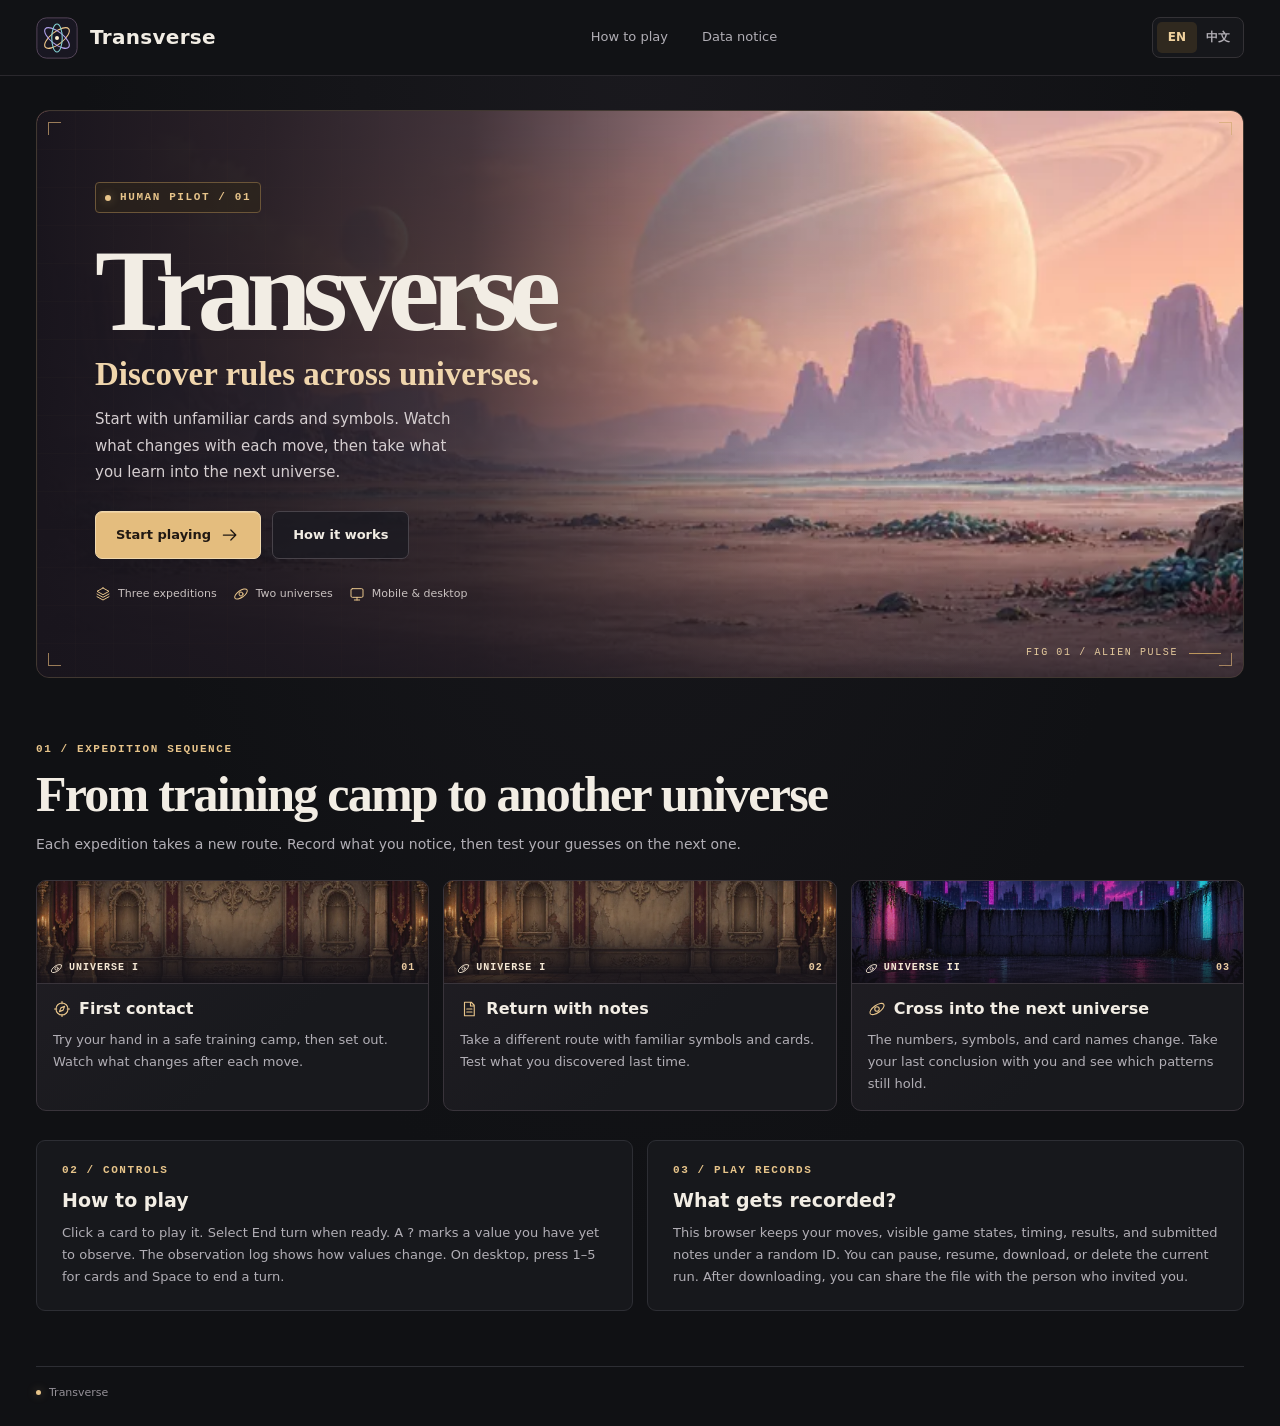
<file: index.html>
<!doctype html>
<html lang="en">
<head>
  <meta charset="utf-8">
  <meta http-equiv="Content-Security-Policy" content="default-src 'none'; script-src 'self'; style-src 'self'; img-src 'self'; font-src 'self'; connect-src 'none'; form-action 'none'; base-uri 'none'">
  <meta name="viewport" content="width=device-width, initial-scale=1">
  <meta name="theme-color" content="#101114">
  <meta name="color-scheme" content="dark light">
  <meta name="description" content="Transverse. A bilingual card game about discovering hidden rules across universes.">
  <meta name="robots" content="noindex, nofollow">
  <link rel="icon" href="./mark.svg" type="image/svg+xml">
  <link rel="stylesheet" href="./style.css?v=8" data-surface-style="cover">
  <link rel="stylesheet" href="./world-colors.css" data-surface-style="cover">
  <link rel="stylesheet" href="./world-layout.css?v=7" data-surface-style="cover">
  <link rel="stylesheet" href="./archive-ui/game.css" data-surface-style="game" media="not all">
  <link rel="stylesheet" href="./archive-ui/world-themes.css" data-surface-style="game" media="not all">
  <link rel="stylesheet" href="./archive-ui/web.css?v=12" data-surface-style="game" media="not all">
  <title>Transverse</title>
</head>
<body>
  <div id="app"></div>
  <div id="announce" class="sr-only" aria-live="polite"></div>
  <noscript>Enable JavaScript to enter Transverse. 请启用 JavaScript 以进入 Transverse。</noscript>
  <script type="module" src="./app.mjs?v=12"></script>
</body>
</html>
</file>
<file: style.css>
:root {
  color-scheme: dark;
  --bg: #101114;
  --panel: #17181c;
  --panel-raised: #1c1d22;
  --line: #2d2e34;
  --line-warm: #51412d;
  --ink: #f2ede4;
  --muted: #b1aeb5;
  --dim: #949097;
  --gold: #e7c48a;
  --gold-bright: #f0d29e;
  --good: #add4ae;
  --mono: "Cascadia Mono", "SFMono-Regular", Consolas, monospace;
  --sans: Inter, system-ui, -apple-system, "Segoe UI", "Microsoft YaHei UI", "PingFang SC", sans-serif;
  --display: Georgia, "Times New Roman", serif;
  font: 16px/1.55 var(--sans);
  color: var(--ink);
  background: var(--bg);
}
html[lang="zh-CN"] { --display: "Songti SC", "Noto Serif CJK SC", SimSun, Georgia, serif; }
* { box-sizing: border-box; }
html { scroll-behavior: smooth; }
body { margin: 0; min-width: 280px; background: radial-gradient(ellipse at 50% 0, #1a191e 0, transparent 560px); }
body:has(dialog[open]) { overflow: hidden; }
button, input, textarea { font: inherit; }
a { color: inherit; text-decoration: none; }
button { color: inherit; cursor: pointer; }
button:disabled { cursor: default; opacity: .52; }
a:focus-visible, button:focus-visible, textarea:focus-visible, input:focus-visible, [tabindex]:focus-visible { outline: 2px solid var(--gold-bright); outline-offset: 3px; }
button:focus:not(:focus-visible) { outline: none; }
h1, h2, h3, p { margin: 0; }
svg { flex-shrink: 0; vertical-align: middle; }
.sr-only { position: absolute; width: 1px; height: 1px; padding: 0; margin: -1px; overflow: hidden; clip: rect(0,0,0,0); white-space: nowrap; border: 0; }
.frame { width: min(100% - 72px, 1240px); margin-inline: auto; }
.eyebrow { color: var(--gold); font: 600 11px/1.4 var(--mono); letter-spacing: .145em; text-transform: uppercase; }
.site-head { border-bottom: 1px solid #2a282d; background: #111215; }
.head-inner { display: flex; align-items: center; justify-content: space-between; gap: 24px; min-height: 75px; }
.brand { display: inline-flex; align-items: center; gap: 12px; flex-shrink: 0; }
.brand img { display: block; }
.brand strong { letter-spacing: .015em; line-height: 1.08; font-size: 20px; font-weight: 760; }
.site-head nav { display: flex; gap: 34px; color: var(--muted); font-size: 13px; }
.site-head nav a:hover, .site-foot a:hover { color: var(--gold-bright); }
.head-location { font-size: 13px; color: var(--muted); }
.head-tools { display: flex; align-items: center; gap: 10px; }
.language { display: flex; align-items: center; background: #16171b; border: 1px solid #343236; padding: 4px; border-radius: 8px; }
.language button { height: 31px; min-width: 40px; padding: 0 9px; border: 0; background: transparent; border-radius: 5px; color: var(--muted); font-size: 12px; font-weight: 700; }
.language button[aria-pressed="true"] { background: #30291f; color: var(--gold-bright); }
.language button:hover { color: var(--gold-bright); }
.icon-button { display: grid; place-items: center; width: 40px; height: 40px; border: 1px solid var(--line); border-radius: 7px; background: #191a1e; color: var(--muted); }
.icon-button:hover { color: var(--ink); border-color: var(--line-warm); }
.home-main { padding-top: 34px; }
.hero { position: relative; min-height: 568px; display: flex; align-items: center; isolation: isolate; overflow: hidden; border: 1px solid #413831; border-radius: 13px; background: #19151d; }
.hero-image, .hero-shade, .hero-grid { position: absolute; inset: 0; z-index: -1; }
.hero-image { background: url('./worlds/world-23.webp') 65% center / cover no-repeat; }
.hero-shade {
  background: linear-gradient(90deg, #19151d 0%, #19151de8 19%, #19151dc2 36%, #19151d20 63%, transparent 80%),
    linear-gradient(0deg, #19151db8, transparent 40%);
}
.hero-grid { opacity: .12; background-image: linear-gradient(#b99a6630 1px, transparent 1px), linear-gradient(90deg, #b99a6630 1px, transparent 1px); background-size: 38px 38px; mask-image: linear-gradient(90deg, #000, transparent 58%); }
.hero-content { padding: 43px 48px 47px 58px; width: min(100%, 650px); }
.hero-label { display: inline-flex; align-items: center; gap: 9px; border: 1px solid #6b5538; border-radius: 4px; padding: 7px 9px; background: #2d251a9c; }
.tag-dot, .status-dot, .foot-dot { flex: none; display: inline-block; width: 6px; height: 6px; border-radius: 50%; background: var(--gold); box-shadow: 0 0 10px #dcb87d70; }
.hero h1 { margin: 24px 0 11px; font: 560 clamp(62px, 9.1vw, 123px)/.92 Georgia, "Times New Roman", serif; letter-spacing: -.078em; }
.hero-tagline { max-width: 460px; margin-bottom: 12px; color: #f0d6ad; font: 550 clamp(21px, 2.6vw, 33px)/1.18 var(--display); text-wrap: balance; }
.hero-tagline + .hero-desc { max-width: 375px; }
.hero-desc { color: #d5ced0; font-size: 15px; line-height: 1.75; max-width: 400px; }
.hero-actions { display: flex; flex-wrap: wrap; gap: 11px; align-items: center; margin-top: 26px; }
.button { min-height: 43px; display: inline-flex; justify-content: center; align-items: center; gap: 9px; padding: 9px 16px; border: 1px solid transparent; border-radius: 7px; font-size: 13px; line-height: 1.28; font-weight: 750; text-align: center; transition: background .15s, border-color .15s, box-shadow .15s; }
.button.primary { color: #211913; border-color: #f0d8ad; background: #e4bd7e; box-shadow: inset 0 1px #f8ddb185; }
.button.primary:hover:enabled, a.button.primary:hover { background: #f2d59f; }
.button.secondary { color: var(--ink); border-color: #48434a; background: #1c1b21d9; }
.button.secondary:hover:enabled, a.button.secondary:hover { background: #29252a; border-color: #8b6f4b; }
.button.plain { color: var(--muted); background: transparent; }
.button.plain:hover:enabled { color: var(--ink); background: #242329; }
.button.danger { color: #23161a; border-color: #f2c3be; background: #eab2ad; }
.button.danger:hover:enabled { background: #f4d0cc; }
.button.danger-text { color: #f1b8b0; }
.hero-actions .button { min-height: 48px; padding-inline: 20px; }
.hero-facts { display: flex; flex-wrap: wrap; gap: 9px 16px; padding: 0; margin: 26px 0 0; list-style: none; }
.hero-facts li { display: inline-flex; align-items: center; gap: 7px; font-size: 11px; color: #c8c0bf; }
.hero-facts svg { color: var(--gold); }
.hero-plate { position: absolute; right: 22px; bottom: 19px; display: flex; align-items: center; gap: 11px; color: #e4c99c; text-transform: uppercase; font: 10px/1 var(--mono); letter-spacing: .16em; }
.hero-plate span { width: 32px; height: 1px; background: #bc965c; }
.corner { position: absolute; width: 13px; height: 13px; border: 0 solid #d2a972; opacity: .7; }
.top-left { top: 11px; left: 11px; border-width: 1px 0 0 1px; }
.top-right { top: 11px; right: 11px; border-width: 1px 1px 0 0; }
.bottom-left { bottom: 11px; left: 11px; border-width: 0 0 1px 1px; }
.bottom-right { bottom: 11px; right: 11px; border-width: 0 1px 1px 0; }
.home-section { padding: 64px 0 0; scroll-margin-top: 10px; }
.section-head .eyebrow { margin-bottom: 9px; }
.section-head h1, .section-head h2 { font: 600 clamp(31px, 4vw, 50px)/1.14 var(--display); letter-spacing: -.035em; }
.section-head > p:last-child { margin-top: 11px; color: var(--muted); font-size: 14px; }
.phase-grid { display: grid; grid-template-columns: repeat(3, minmax(0, 1fr)); gap: 14px; margin-top: 24px; }
.phase-tile { min-width: 0; overflow: hidden; border: 1px solid #39343b; border-radius: 10px; background: linear-gradient(140deg, #211e24, #18191d 64%); }
.phase-scene { position: relative; isolation: isolate; min-height: 103px; display: flex; align-items: flex-end; border-bottom: 1px solid #39343b; background: #232025; }
.phase-scene > img, .phase-scene::after { position: absolute; inset: 0; width: 100%; height: 100%; }
.phase-scene > img { z-index: -2; object-fit: cover; object-position: 48% 43%; }
.phase-tile:nth-child(2) .phase-scene > img { object-position: 48% 77%; }
.phase-scene::after { content: ''; z-index: -1; background: linear-gradient(0deg, #121017df, #1210172e 63%); }
.phase-coordinates { width: 100%; display: flex; align-items: center; justify-content: space-between; gap: 8px; padding: 8px 13px; color: #f5e8d4; font: 650 10px/1.4 var(--mono); letter-spacing: .1em; text-transform: uppercase; }
.phase-coordinates > span:first-child { display: inline-flex; align-items: center; gap: 6px; }
.phase-number { color: #ebcca2; }
.phase-content { padding: 13px 16px 16px; }
.phase-tile h3 { display: flex; align-items: center; gap: 8px; font-size: 16px; }
.phase-tile h3 svg { color: var(--gold); }
.option-icon { display: inline-grid; place-items: center; border: 1px solid #584833; border-radius: 7px; background: #2c241d; color: var(--gold); }
.phase-tile p, .info-tile > p:not(.eyebrow) { color: var(--muted); margin-top: 7px; font-size: 13px; line-height: 1.68; }
.home-info { display: grid; grid-template-columns: 1fr 1fr; gap: 14px; margin-top: 29px; }
.info-tile { padding: 22px 25px; border: 1px solid var(--line); border-radius: 9px; background: var(--panel); }
.info-tile h2 { font-size: 19px; margin-top: 7px; }
.info-tile .button { margin-top: 14px; }
.site-foot { margin-top: 55px; padding: 17px 0 25px; border-top: 1px solid var(--line); display: flex; align-items: center; justify-content: space-between; gap: 12px; font-size: 11px; color: var(--dim); }
.site-foot > * { display: inline-flex; align-items: center; gap: 8px; }
.legacy-download { margin-top: 12px; }
.foot-dot { width: 5px; height: 5px; }
.flash { display: flex; align-items: center; gap: 14px; margin-top: 15px; padding: 10px 13px; border: 1px solid var(--line-warm); border-radius: 6px; background: #2b231a; color: #edd5ab; font-size: 13px; }
.flash button { color: var(--gold-bright); background: transparent; border: 0; text-decoration: underline; }
.loading { color: var(--muted); padding-top: 50px; padding-bottom: 30px; }

.game-main { padding-top: 26px; }
.run-top { display: flex; align-items: flex-end; justify-content: space-between; gap: 12px; margin-bottom: 17px; }
.run-title h1 { font: 600 clamp(26px, 3.3vw, 41px)/1.15 var(--display); letter-spacing: -.035em; margin-top: 3px; }
.run-title h1 span { color: var(--gold); }
.run-title h1 small { font: 13px var(--mono); letter-spacing: .05em; color: var(--dim); }
.run-top-right { display: flex; align-items: center; gap: 14px; }
.life-dots { display: flex; align-items: center; gap: 5px; }
.life-dots span { display: grid; place-items: center; width: 28px; height: 26px; border-radius: 4px; border: 1px solid var(--line); color: var(--dim); font: 11px var(--mono); }
.life-dots .current { color: var(--gold-bright); border-color: #9d794c; background: #34291e; }
.life-dots .passed { color: var(--good); }
.save-mark { display: flex; align-items: center; gap: 6px; color: var(--muted); font-size: 11px; white-space: nowrap; }
.save-mark .status-dot { background: var(--good); box-shadow: 0 0 10px #add4ae52; }
.route-track { display: flex; align-items: center; gap: 13px; margin-bottom: 16px; min-height: 51px; border: 1px solid var(--line); border-radius: 8px; padding: 8px 13px; background: var(--panel); }
.route-track .eyebrow { color: var(--muted); white-space: nowrap; }
.route-track ol { display: flex; align-items: center; list-style: none; margin: 0; padding: 0; }
.route-track li { display: flex; align-items: center; color: #8a8589; }
.route-track li::after { content: ''; width: clamp(9px, 2vw, 24px); height: 1px; background: var(--line); }
.route-track li:last-child::after { display: none; }
.route-track li svg { width: 29px; height: 28px; padding: 5px; border: 1px solid #343137; border-radius: 4px; }
.route-track li.passed svg { color: var(--muted); }
.route-track li.current svg { color: var(--gold-bright); border-color: #937145; background: #34281d; }
.game-grid { display: grid; grid-template-columns: minmax(0, 2.25fr) minmax(260px, 1fr); gap: 16px; align-items: start; }
.combat-block { min-width: 0; }
.arena { min-height: 308px; display: grid; grid-template-rows: auto minmax(144px, 1fr) auto; position: relative; isolation: isolate; overflow: hidden; border: 1px solid #554637; border-radius: 10px; background: #18151a; }
.arena-visual, .arena-shade { position: absolute; inset: 0; z-index: -1; }
.arena-visual { opacity: .85; }
.arena-shade { background: radial-gradient(ellipse at 50% 40%, #15131740 0, #121217bc 70%), linear-gradient(0deg, #101115 0, transparent 70%); }
.arena-top { padding: 14px 17px 0; display: flex; justify-content: space-between; gap: 10px; align-items: center; }
.arena-top .eyebrow { display: flex; align-items: center; gap: 7px; }
.arena-turn { font-size: 12px; color: var(--muted); }
.arena-turn strong { color: var(--ink); font: 15px var(--mono); margin-left: 4px; }
.arena-figure { display: grid; place-items: center; padding-top: 1px; }
.arena-readouts { display: grid; grid-template-columns: 1fr 1fr; gap: 13px; padding: 0 14px 14px; }
.readout { min-width: 0; min-height: 86px; padding: 8px 9px; border: 1px solid #4a3e34; border-radius: 6px; background: #141316e8; }
.readout h2 { color: var(--muted); font-size: 10px; letter-spacing: .09em; text-transform: uppercase; margin-bottom: 4px; }
.readout h2 span { letter-spacing: 0; text-transform: none; margin-left: 3px; color: var(--gold); }
.slots { display: flex; flex-wrap: wrap; gap: 4px; margin: 0; }
.slots div { display: grid; justify-items: center; min-width: 34px; padding: 2px 4px; line-height: 1.23; border: 1px solid #3b3539; border-radius: 3px; background: #211d23; }
.slots dt { font: 9px var(--mono); color: var(--dim); }
.slots dd { margin: 2px 0 0; font: 700 15px/1 var(--mono); color: var(--ink); }
.slots .unknown { color: #c5a77e; }
.camp-line { margin-top: 9px; display: flex; align-items: center; gap: 8px; font-size: 11px; color: var(--muted); }
.camp-count { display: inline-block; white-space: nowrap; padding: 3px 6px; border: 1px solid #5e4c36; border-radius: 4px; color: var(--gold); font: 600 10px/1.35 var(--mono); }
.quick-observation { display: none; }
.hand { margin-top: 16px; }
.hand-title { display: flex; align-items: center; justify-content: space-between; margin-bottom: 8px; }
.hand-title h2 { font-size: 13px; font-weight: 730; }
.hand-title span { font: 11px var(--mono); color: var(--dim); }
.cards { display: grid; grid-template-columns: repeat(5, minmax(0, 1fr)); gap: 8px; min-height: 121px; }
.hand-card { min-width: 0; min-height: 121px; padding: 6px 7px 8px; display: grid; grid-template-rows: auto 1fr auto auto; justify-items: center; color: #eee2d1; text-align: center; border: 1px solid #564531; border-radius: 8px; background: radial-gradient(ellipse at 50% 37%, #413128 0, transparent 66%), #201c23; transition: transform .15s, border-color .15s, background-color .15s; }
.hand-card:hover:enabled { transform: translateY(-3px); border-color: #e4bd7e; background-color: #2a222a; }
.card-top { display: flex; justify-content: space-between; align-items: center; width: 100%; }
.card-top kbd { color: #b1a49a; font: 10px/1 var(--mono); }
.card-cost { display: grid; place-items: center; min-width: 21px; height: 21px; border: 1px solid #a27d4e; border-radius: 50%; color: var(--gold-bright); font: 600 11px var(--mono); background: #302418; }
.card-sigil { color: #dbb57b; }
.card-sigil svg { width: 51px; height: 51px; }
.hand-card strong { max-width: 100%; font: 700 clamp(10px, 1.45vw, 13px)/1.3 var(--mono); overflow-wrap: anywhere; }
.card-rule { width: 21px; height: 1px; background: #8f6c46; margin-top: 6px; }
.empty-hand { grid-column: 1 / -1; place-content: center; color: var(--muted); border: 1px dashed var(--line); border-radius: 8px; padding: 13px; text-align: center; font-size: 13px; }
.turn-actions, .camp-actions { display: flex; gap: 8px; align-items: center; }
.turn-actions { justify-content: space-between; margin-top: 12px; }
.notebook { min-width: 0; border: 1px solid #39363e; border-radius: 9px; overflow: hidden; background: #17181d; }
.log-tabs { display: grid; grid-template-columns: 1fr 1fr; border-bottom: 1px solid #333139; }
.log-tabs button { min-height: 46px; padding: 5px 6px; display: flex; justify-content: center; align-items: center; gap: 5px; border: 0; border-bottom: 2px solid transparent; background: #1b1b21; color: var(--muted); font-size: 11px; line-height: 1.15; font-weight: 700; }
.log-tabs button + button { border-left: 1px solid #333139; }
.log-tabs button:hover { color: var(--ink); }
.log-tabs button[aria-pressed="true"] { background: #252128; color: var(--gold-bright); border-bottom-color: #d0a26a; }
.log-tabs sup { color: var(--gold-bright); font: 9px var(--mono); }
.log-scroll { height: min(498px, 60vh); min-height: 235px; overflow: auto; scrollbar-color: #51414a transparent; overscroll-behavior: contain; }
.log-list { margin: 0; padding: 0 11px; list-style: none; }
.log-list > li { padding: 10px 1px; border-bottom: 1px solid #2c2b32; }
.log-list > li:last-child { border-bottom: 0; }
.log-line-title { display: flex; gap: 8px; align-items: baseline; font-size: 12px; color: #dcd4d5; }
.log-seq { font: 10px var(--mono); color: var(--dim); }
.deltas { display: flex; flex-wrap: wrap; gap: 4px; margin: 5px 0 0 27px; }
.delta { font: 10px/1.3 var(--mono); padding: 2px 4px; border-radius: 3px; background: #25232b; color: #d5ccd2; }
.delta b { color: var(--gold); }
.delta span { color: #a59aa2; }
.log-list li p { padding-left: 27px; color: var(--muted); font-size: 11px; }
.carried-notes { padding: 12px; color: var(--muted); font-size: 13px; }
.carried-notes article { padding: 11px 10px; border: 1px solid var(--line); border-radius: 5px; background: #1d1c22; }
.carried-notes article + article { margin-top: 7px; }
.carried-notes article p { margin-top: 5px; white-space: pre-wrap; overflow-wrap: anywhere; }
.carried-notes .eyebrow { font-size: 9px; }
.step-panel { min-height: 360px; border: 1px solid #4d4035; border-radius: 10px; overflow: hidden; background: linear-gradient(137deg, #271f24, #17181d 57%); }
.step-art { height: 120px; display: grid; place-items: center; color: var(--gold); border-bottom: 1px solid #493b32; background: radial-gradient(ellipse at 50% 50%, #493524 0, #201c23 58%); }
.step-art svg { filter: drop-shadow(0 0 14px #d8ae6c6b); }
.step-content { padding: 21px 25px 26px; }
.step-content h2 { margin-top: 5px; font: 600 clamp(23px, 3.1vw, 34px)/1.18 var(--display); }
.step-content p { margin-top: 8px; color: var(--muted); font-size: 13px; }
.options { display: grid; grid-template-columns: repeat(auto-fit, minmax(min(155px, 100%), 1fr)); gap: 8px; margin-top: 19px; }
.option { display: flex; align-items: center; gap: 8px; min-height: 51px; padding: 7px 9px; border: 1px solid #514235; border-radius: 6px; background: #231e24; color: var(--ink); text-align: left; font-size: 13px; font-weight: 700; }
.option:hover:enabled { border-color: #bd9865; background: #30242a; }
.option > svg { margin-left: auto; color: #c8a576; width: 15px; }
.option-icon { width: 32px; height: 32px; font: 10px var(--mono); flex: none; }
.option-icon svg { width: 20px; height: 20px; }
.skip-reward { margin-top: 6px; }
#note-form { margin-top: 13px; }
textarea { resize: vertical; width: 100%; min-height: 98px; padding: 10px; border: 1px solid #4b4248; border-radius: 6px; background: #15151a; color: var(--ink); font-size: 14px; }
textarea::placeholder { color: var(--dim); }
.note-actions { display: flex; align-items: center; gap: 8px; margin-top: 8px; }
#note-count { margin-right: auto; color: var(--dim); font: 11px var(--mono); }
.complete-panel { max-width: 790px; margin: 14px auto 0; padding: 37px 29px 31px; text-align: center; border: 1px solid #5c4933; border-radius: 12px; background: radial-gradient(ellipse at 50% 0, #3a2c22 0, #19181e 60%); }
.complete-sigil { color: var(--gold-bright); margin-bottom: 14px; }
.complete-panel h1 { font: 600 clamp(32px, 5vw, 55px)/1.12 var(--display); margin: 7px 0; }
.complete-panel > p:not(.eyebrow) { color: var(--muted); }
.result-grid { margin: 21px auto 16px; display: grid; grid-template-columns: repeat(3, 1fr); gap: 8px; max-width: 630px; }
.result-grid article { display: grid; gap: 4px; border: 1px solid var(--line-warm); border-radius: 7px; padding: 11px 6px; background: #1c1a20; }
.result-grid small { color: var(--muted); }
.run-id { display: flex; align-items: center; justify-content: center; flex-wrap: wrap; gap: 7px; font-size: 11px; color: var(--muted); }
.run-id code, .run-id strong { color: var(--gold); overflow-wrap: anywhere; }
.complete-actions { display: flex; justify-content: center; flex-wrap: wrap; gap: 8px; margin-top: 19px; }

dialog { width: min(100% - 28px, 510px); max-height: calc(100% - 28px); overflow: auto; border: 1px solid #6c553d; border-radius: 11px; padding: 24px; color: var(--ink); background: #1e1b22; box-shadow: 0 24px 80px #0009; }
dialog::backdrop { background: #0c0b10d9; backdrop-filter: blur(3px); }
.dialog-close { position: absolute; right: 10px; top: 10px; width: 33px; height: 33px; }
dialog h2 { margin: 5px 28px 10px 0; font: 600 29px/1.15 var(--display); }
dialog p:not(.eyebrow) { color: var(--muted); margin-top: 10px; font-size: 13px; line-height: 1.65; }
.check-label { display: flex; align-items: center; gap: 9px; margin-top: 14px; padding: 10px; border: 1px solid #4e423c; border-radius: 6px; background: #282126; font-size: 13px; }
.check-label input { width: 17px; height: 17px; flex: none; accent-color: var(--gold); }
.dialog-actions { display: flex; justify-content: flex-end; flex-wrap: wrap; gap: 7px; margin-top: 15px; }
.menu-options { display: grid; gap: 8px; }
.dialog-alert { padding: 6px 8px; border: 1px solid var(--line-warm); border-radius: 4px; }
div.dialog-alert { margin-top: 10px; }
dialog div.dialog-alert p { margin: 0; }
.research-main { padding-top: 41px; }
.research-main .info-tile { margin-top: 19px; max-width: 565px; }
.stat-grid { display: grid; grid-template-columns: repeat(4, minmax(0, 1fr)); gap: 9px; margin-top: 19px; }
.stat-tile { display: grid; gap: 6px; padding: 13px; border: 1px solid var(--line); border-radius: 7px; background: var(--panel); }
.stat-tile span { color: var(--muted); font-size: 12px; }
.stat-tile strong { color: var(--gold-bright); font: 650 clamp(16px, 3vw, 26px) var(--mono); }
.research-actions { display: flex; flex-wrap: wrap; gap: 7px; margin-top: 15px; }
.research-table { margin-top: 16px; padding: 13px; border: 1px solid var(--line); border-radius: 7px; background: var(--panel); }
.research-table h2 { font-size: 16px; margin-bottom: 7px; }
.research-table p { color: var(--muted); font-size: 13px; }
.table-scroll { overflow-x: auto; }
table { width: 100%; border-collapse: collapse; text-align: left; font-size: 12px; }
th, td { padding: 7px 8px; border-bottom: 1px solid var(--line); white-space: nowrap; }
th { color: var(--muted); }
td code { color: var(--gold); }
.run-link { display: inline-flex; align-items: center; gap: 5px; min-height: 32px; padding: 3px 7px; border: 1px solid var(--line-warm); border-radius: 5px; background: transparent; color: var(--gold-bright); }
.run-link:hover, .run-link[aria-expanded="true"] { background: #312820; }
.more-records { margin-top: 10px; }
.run-detail { scroll-margin: 12px; }
.run-detail-head { display: flex; justify-content: space-between; gap: 10px; flex-wrap: wrap; margin-bottom: 8px; }
.run-detail-head code { color: var(--gold); font: 11px var(--mono); overflow-wrap: anywhere; }
.run-detail-head .button { min-height: 32px; padding: 5px 8px; }
.event-list { display: grid; gap: 5px; margin-top: 10px; }
.event-row { border: 1px solid var(--line); border-radius: 6px; background: #1b1b21; }
.event-row > summary { display: grid; grid-template-columns: 44px minmax(140px, 1fr) minmax(120px, .8fr) auto; align-items: baseline; gap: 8px; min-height: 40px; padding: 9px 11px; cursor: pointer; }
.event-row > summary:hover, .event-row[open] > summary { background: #29242a; }
.event-row > summary code { color: var(--gold); }
.event-row > summary strong { font-size: 13px; }
.event-row > summary :is(span,time) { color: var(--muted); font-size: 11px; }
.event-content { padding: 10px 11px 13px; border-top: 1px solid var(--line); }
.event-content h4 { margin: 10px 0 4px; font-size: 12px; }
.event-content .log-list { padding-inline: 0; }
.event-note { white-space: pre-wrap; overflow-wrap: anywhere; }
.event-raw { margin-top: 9px; color: var(--gold); font-size: 12px; }
.event-raw > summary { cursor: pointer; }
.event-raw pre { max-height: 330px; overflow: auto; padding: 8px; border: 1px solid var(--line); border-radius: 4px; background: #121318; color: var(--ink); font: 11px/1.5 var(--mono); }

@media (max-width: 950px) {
  .frame { width: calc(100% - 44px); }
  .hero { min-height: 518px; }
  .hero-content { padding-left: 37px; }
  .hero-shade { background: linear-gradient(90deg, #19151df7, #19151de8 27%, #19151d9e 53%, #19151d1a 78%), linear-gradient(0deg, #19151db8, transparent 40%); }
}
@media (max-width: 710px) {
  .frame { width: calc(100% - 30px); }
  .head-inner { min-height: 64px; }
  .site-head nav, .head-location { display: none; }
  .home-main { padding-top: 16px; }
  .hero { min-height: 500px; align-items: flex-end; }
  .hero-image { background-position: 73% center; }
  .hero-shade {
    background: linear-gradient(90deg, #19151d85, transparent 78%),
      linear-gradient(0deg, #19151dfa, #19151dc7 43%, #19151d7a 67%, transparent 100%);
  }
  .hero-content { padding: 30px 24px 52px; }
  .hero h1 { font-size: clamp(46px, 13.6vw, 87px); }
  .hero-tagline { max-width: 280px; }
  .hero-desc { max-width: 310px; font-size: 14px; }
  .hero-facts { margin-top: 20px; }
  .hero-plate { bottom: 14px; right: 18px; }
  .home-section { padding-top: 35px; }
  .phase-grid, .home-info, .game-grid { grid-template-columns: 1fr; }
  .phase-grid { gap: 8px; margin-top: 15px; }
  .phase-scene { min-height: 76px; }
  .phase-content { padding: 10px 12px 12px; }
  .home-info { margin-top: 16px; gap: 8px; }
  .info-tile { padding: 14px; }
  .site-foot { margin-top: 34px; }
  .game-main { padding-top: 17px; }
  .game-grid { gap: 13px; }
  .arena { min-height: 236px; grid-template-rows: auto minmax(110px, 1fr) auto; }
  .arena-readouts { gap: 6px; padding: 0 8px 8px; }
  .readout { min-height: 66px; padding: 5px 6px; }
  .slots div { min-width: 25px; padding: 1px 3px; }
  .slots dd { font-size: 12px; }
  .cards { gap: 5px; min-height: 93px; }
  .hand-card { min-height: 93px; padding: 4px 3px 5px; }
  .card-sigil svg { width: 39px; height: 39px; }
  .card-rule { margin-top: 4px; }
  .hand { margin-top: 10px; }
  .card-cost { min-width: 17px; height: 17px; font-size: 9px; }
  .log-scroll { height: 230px; min-height: 0; }
  .quick-observation { display: block; background: #19191e; border: 1px solid var(--line); border-radius: 5px; margin-top: 7px; }
  .quick-observation .log-list > li { padding: 5px 0; }
  .turn-actions { margin-top: 8px; }
  .turn-actions .button { padding: 7px 8px; font-size: 12px; }
  .step-panel { min-height: 0; }
  .step-art { height: 88px; }
  .step-art svg { width: 41px; }
  .step-content { padding: 15px; }
  .stat-grid { grid-template-columns: repeat(2, minmax(0, 1fr)); }
  .event-row > summary { grid-template-columns: 33px minmax(0, 1fr); gap: 4px 7px; }
  .event-row > summary time { grid-column: 2; }
}
@media (max-width: 390px) {
  .frame { width: calc(100% - 22px); }
  .hero-content { padding-inline: 18px; }
  .hero-actions .button { padding-inline: 12px; }
  .hero-facts { gap: 7px 9px; }
  .hero-facts li { font-size: 10px; }
  .life-dots { display: none; }
  .route-track { gap: 6px; padding-inline: 7px; }
  .route-track .eyebrow { font-size: 9px; }
  .route-track li svg { width: 23px; height: 23px; padding: 3px; }
  .route-track li::after { width: 6px; }
  .turn-actions, .camp-actions { gap: 4px; }
  .turn-actions .button { min-height: 42px; padding-inline: 5px; font-size: 11px; }
  .camp-actions svg { display: none; }
  .result-grid .eyebrow { font-size: 8px; }
  .result-grid strong { font-size: 13px; }
}
@media (prefers-reduced-motion: reduce) {
  *, *::before, *::after { scroll-behavior: auto !important; transition: none !important; }
}
</file>
<file: world-colors.css>
.world-shell[data-world="0"] {
  --world-bg: #080808;
  --world-panel: #090909;
  --world-ink: #eee9d9;
  --world-muted: #b5ae9e;
  --world-accent: #b52332;
  --world-accent2: #e8cb72;
  --world-edge: #841722;
  --world-key: #eee9d9;
  --world-on-accent: #fffaf0;
  --world-scheme: dark;
  --world-saved: #a6d6a8;
}
.world-shell[data-world="1"] {
  --world-bg: #171713;
  --world-panel: #26261d;
  --world-ink: #e8dfbc;
  --world-muted: #b8ad8a;
  --world-accent: #a5a178;
  --world-accent2: #d8b960;
  --world-edge: #6e7158;
  --world-key: #a5a178;
  --world-on-accent: #101014;
  --world-scheme: dark;
  --world-saved: #a6d6a8;
}
.world-shell[data-world="2"] {
  --world-bg: #14100f;
  --world-panel: #24201c;
  --world-ink: #f2dfbb;
  --world-muted: #bba58d;
  --world-accent: #ca653a;
  --world-accent2: #edb640;
  --world-edge: #815142;
  --world-key: #f2dfbb;
  --world-on-accent: #101014;
  --world-scheme: dark;
  --world-saved: #a6d6a8;
}
.world-shell[data-world="3"] {
  --world-bg: #050f0d;
  --world-panel: #0a211b;
  --world-ink: #c5ffb5;
  --world-muted: #83c7a2;
  --world-accent: #71e993;
  --world-accent2: #d4fa70;
  --world-edge: #2b7557;
  --world-key: #71e993;
  --world-on-accent: #101014;
  --world-scheme: dark;
  --world-saved: #a6d6a8;
}
.world-shell[data-world="4"] {
  --world-bg: #171f20;
  --world-panel: #243031;
  --world-ink: #f1ead1;
  --world-muted: #b2beb2;
  --world-accent: #e7c983;
  --world-accent2: #88bcb8;
  --world-edge: #819b8f;
  --world-key: #e7c983;
  --world-on-accent: #101014;
  --world-scheme: dark;
  --world-saved: #a6d6a8;
}
.world-shell[data-world="5"] {
  --world-bg: #150b2a;
  --world-panel: #231138;
  --world-ink: #f6dbf4;
  --world-muted: #b89ec9;
  --world-accent: #f265bf;
  --world-accent2: #63f7d6;
  --world-edge: #833279;
  --world-key: #f265bf;
  --world-on-accent: #101014;
  --world-scheme: dark;
  --world-saved: #a6d6a8;
}
.world-shell[data-world="6"] {
  --world-bg: #081a1e;
  --world-panel: #102b30;
  --world-ink: #e8ddbd;
  --world-muted: #96b9b7;
  --world-accent: #c8a466;
  --world-accent2: #62c5c8;
  --world-edge: #8d7950;
  --world-key: #c8a466;
  --world-on-accent: #101014;
  --world-scheme: dark;
  --world-saved: #a6d6a8;
}
.world-shell[data-world="7"] {
  --world-bg: #392d28;
  --world-panel: #514033;
  --world-ink: #f3dfb2;
  --world-muted: #cdb68c;
  --world-accent: #deae61;
  --world-accent2: #a65742;
  --world-edge: #9b704b;
  --world-key: #f3dfb2;
  --world-on-accent: #101014;
  --world-scheme: dark;
  --world-saved: #a6d6a8;
}
.world-shell[data-world="8"] {
  --world-bg: #e2d9bb;
  --world-panel: #f2e9d1;
  --world-ink: #302f29;
  --world-muted: #55543e;
  --world-accent: #a7413e;
  --world-accent2: #5f8070;
  --world-edge: #8d8061;
  --world-key: #302f29;
  --world-on-accent: #fffaf0;
  --world-scheme: light;
  --world-saved: #276740;
}
.world-shell[data-world="9"] {
  --world-bg: #080e1a;
  --world-panel: #101d2c;
  --world-ink: #e2eaf6;
  --world-muted: #99adc7;
  --world-accent: #9faece;
  --world-accent2: #80c8e1;
  --world-edge: #4a6283;
  --world-key: #9faece;
  --world-on-accent: #101014;
  --world-scheme: dark;
  --world-saved: #a6d6a8;
}
.world-shell[data-world="10"] {
  --world-bg: #111111;
  --world-panel: #202020;
  --world-ink: #e1e1dc;
  --world-muted: #a4a4a0;
  --world-accent: #bdbdb6;
  --world-accent2: #888888;
  --world-edge: #606060;
  --world-key: #bdbdb6;
  --world-on-accent: #101014;
  --world-scheme: dark;
  --world-saved: #a6d6a8;
}
.world-shell[data-world="11"] {
  --world-bg: #071d20;
  --world-panel: #102d2e;
  --world-ink: #e5f6dc;
  --world-muted: #9ccbc7;
  --world-accent: #8adeb4;
  --world-accent2: #81c4ff;
  --world-edge: #447b70;
  --world-key: #8adeb4;
  --world-on-accent: #101014;
  --world-scheme: dark;
  --world-saved: #a6d6a8;
}
.world-shell[data-world="12"] {
  --world-bg: #171d23;
  --world-panel: #222c31;
  --world-ink: #e0e3c8;
  --world-muted: #acb4a3;
  --world-accent: #c3be72;
  --world-accent2: #94c3c0;
  --world-edge: #687e78;
  --world-key: #c3be72;
  --world-on-accent: #101014;
  --world-scheme: dark;
  --world-saved: #a6d6a8;
}
.world-shell[data-world="13"] {
  --world-bg: #292d2b;
  --world-panel: #383d36;
  --world-ink: #e9dfc1;
  --world-muted: #b9b5a0;
  --world-accent: #e1986c;
  --world-accent2: #a5bbaa;
  --world-edge: #81796a;
  --world-key: #e9dfc1;
  --world-on-accent: #101014;
  --world-scheme: dark;
  --world-saved: #a6d6a8;
}
.world-shell[data-world="14"] {
  --world-bg: #22151b;
  --world-panel: #332025;
  --world-ink: #f0d8af;
  --world-muted: #bba497;
  --world-accent: #c2a364;
  --world-accent2: #b35f65;
  --world-edge: #896350;
  --world-key: #c2a364;
  --world-on-accent: #101014;
  --world-scheme: dark;
  --world-saved: #a6d6a8;
}
.world-shell[data-world="15"] {
  --world-bg: #131a19;
  --world-panel: #1c2926;
  --world-ink: #f2e3bd;
  --world-muted: #b0b99a;
  --world-accent: #e0ba65;
  --world-accent2: #d76456;
  --world-edge: #82704b;
  --world-key: #e0ba65;
  --world-on-accent: #101014;
  --world-scheme: dark;
  --world-saved: #a6d6a8;
}
.world-shell[data-world="16"] {
  --world-bg: #29261f;
  --world-panel: #3a362b;
  --world-ink: #e4d6b5;
  --world-muted: #bfb28f;
  --world-accent: #c9aa64;
  --world-accent2: #9baa79;
  --world-edge: #8c7856;
  --world-key: #c9aa64;
  --world-on-accent: #101014;
  --world-scheme: dark;
  --world-saved: #a6d6a8;
}
.world-shell[data-world="17"] {
  --world-bg: #dfc797;
  --world-panel: #f1e1b9;
  --world-ink: #403025;
  --world-muted: #624a35;
  --world-accent: #b55338;
  --world-accent2: #567f76;
  --world-edge: #876243;
  --world-key: #403025;
  --world-on-accent: #fffaf0;
  --world-scheme: light;
  --world-saved: #276740;
}
.world-shell[data-world="18"] {
  --world-bg: #e3daca;
  --world-panel: #f6ecda;
  --world-ink: #3c4a45;
  --world-muted: #4e5d50;
  --world-accent: #c16b52;
  --world-accent2: #538f8b;
  --world-edge: #799b91;
  --world-key: #3c4a45;
  --world-on-accent: #101014;
  --world-scheme: light;
  --world-saved: #276740;
}
.world-shell[data-world="19"] {
  --world-bg: #222d29;
  --world-panel: #303b34;
  --world-ink: #e4e4c8;
  --world-muted: #bdc3a7;
  --world-accent: #dce1bb;
  --world-accent2: #a4b394;
  --world-edge: #929f85;
  --world-key: #dce1bb;
  --world-on-accent: #101014;
  --world-scheme: dark;
  --world-saved: #a6d6a8;
}
.world-shell[data-world="20"] {
  --world-bg: #172d25;
  --world-panel: #294735;
  --world-ink: #d7e5a4;
  --world-muted: #9fbc79;
  --world-accent: #b4d17f;
  --world-accent2: #748f55;
  --world-edge: #718d57;
  --world-key: #b4d17f;
  --world-on-accent: #101014;
  --world-scheme: dark;
  --world-saved: #a6d6a8;
}
.world-shell[data-world="21"] {
  --world-bg: #141e38;
  --world-panel: #202e4a;
  --world-ink: #ede6c4;
  --world-muted: #adbacb;
  --world-accent: #deba71;
  --world-accent2: #86c7d4;
  --world-edge: #827555;
  --world-key: #deba71;
  --world-on-accent: #101014;
  --world-scheme: dark;
  --world-saved: #a6d6a8;
}
.world-shell[data-world="22"] {
  --world-bg: #0f1020;
  --world-panel: #1b1731;
  --world-ink: #f6dff1;
  --world-muted: #bfa3c9;
  --world-accent: #f272ba;
  --world-accent2: #67e5ed;
  --world-edge: #883e8a;
  --world-key: #f272ba;
  --world-on-accent: #101014;
  --world-scheme: dark;
  --world-saved: #a6d6a8;
}
.world-shell[data-world="23"] {
  --world-bg: #12222b;
  --world-panel: #1b3540;
  --world-ink: #e5f1e9;
  --world-muted: #a2c8cd;
  --world-accent: #7de1d5;
  --world-accent2: #e4b07c;
  --world-edge: #4e8390;
  --world-key: #7de1d5;
  --world-on-accent: #101014;
  --world-scheme: dark;
  --world-saved: #a6d6a8;
}
.world-shell[data-world="24"] {
  --world-bg: #182633;
  --world-panel: #243b49;
  --world-ink: #e2edf0;
  --world-muted: #a9c5d1;
  --world-accent: #caaa74;
  --world-accent2: #98d0df;
  --world-edge: #6d91a0;
  --world-key: #caaa74;
  --world-on-accent: #101014;
  --world-scheme: dark;
  --world-saved: #a6d6a8;
}
.world-shell[data-world="25"] {
  --world-bg: #27231c;
  --world-panel: #3b3427;
  --world-ink: #e6d9b5;
  --world-muted: #b5ad8e;
  --world-accent: #c7a86a;
  --world-accent2: #8fa99c;
  --world-edge: #8b7752;
  --world-key: #c7a86a;
  --world-on-accent: #101014;
  --world-scheme: dark;
  --world-saved: #a6d6a8;
}
.world-shell[data-world="26"] {
  --world-bg: #cbc9b9;
  --world-panel: #e2dfcc;
  --world-ink: #383d36;
  --world-muted: #505647;
  --world-accent: #797c63;
  --world-accent2: #947f61;
  --world-edge: #919581;
  --world-key: #383d36;
  --world-on-accent: #101014;
  --world-scheme: light;
  --world-saved: #276740;
}
.world-shell[data-world="27"] {
  --world-bg: #1e2012;
  --world-panel: #2c301c;
  --world-ink: #f2e7b3;
  --world-muted: #bfb97e;
  --world-accent: #dcbd65;
  --world-accent2: #9cbb6d;
  --world-edge: #7d824e;
  --world-key: #dcbd65;
  --world-on-accent: #101014;
  --world-scheme: dark;
  --world-saved: #a6d6a8;
}
.world-shell[data-world="28"] {
  --world-bg: #05232f;
  --world-panel: #0a3945;
  --world-ink: #dcfcf1;
  --world-muted: #99cbcb;
  --world-accent: #6be4ce;
  --world-accent2: #edbb7c;
  --world-edge: #367f8b;
  --world-key: #6be4ce;
  --world-on-accent: #101014;
  --world-scheme: dark;
  --world-saved: #a6d6a8;
}
.world-shell[data-world="29"] {
  --world-bg: #e1dbe0;
  --world-panel: #f4eef0;
  --world-ink: #594e63;
  --world-muted: #61556b;
  --world-accent: #b75d81;
  --world-accent2: #659596;
  --world-edge: #b8a4b3;
  --world-key: #594e63;
  --world-on-accent: #101014;
  --world-scheme: light;
  --world-saved: #276740;
}
</file>
<file: world-layout.css>
@font-face {
  font-family: "AGII Retro";
  src: url('./retro-font.woff') format('woff');
  font-display: swap;
}

.world-shell {
  --ink: var(--world-ink);
  --muted: var(--world-muted);
  --dim: var(--world-muted);
  --gold: var(--world-key);
  --gold-bright: var(--world-key);
  --line: var(--world-edge);
  --line-warm: var(--world-edge);
  --panel: var(--world-panel);
  --panel-raised: color-mix(in srgb, var(--world-panel), var(--world-ink) 7%);
  --surface: color-mix(in srgb, var(--world-panel) 93%, transparent);
  --trim: color-mix(in srgb, var(--world-panel), var(--world-accent) 16%);
  --world-radius: 8px;
  --card-radius: 8px;
  --readout-radius: 5px;
  --world-heading: var(--display);
  --world-card-font: var(--mono);
  color: var(--world-ink);
  color-scheme: var(--world-scheme);
  padding-bottom: 24px;
  background: radial-gradient(ellipse at 50% 12%, var(--trim) 0, transparent 75%), var(--world-bg);
}
.world-shell[data-type="pixel"] { --world-heading: "AGII Retro", var(--display); }
.world-shell[data-type="terminal"] { --world-heading: var(--mono); }
.world-shell[data-type="sans"] { --world-heading: var(--sans); }
.world-shell .run-title h1, .world-shell .step-content h2 { font-family: var(--world-heading); }
.world-shell[data-type="pixel"] .run-title h1 { font-size: clamp(20px, 3vw, 32px); line-height: 1.28; }
.world-shell[data-type="pixel"] .step-content h2 { font-size: clamp(18px, 2.6vw, 27px); }
.world-name { display: flex; align-items: center; gap: 9px; flex-wrap: wrap; color: var(--world-ink); font-size: 12px; font-weight: 730; margin-bottom: 4px; }
.world-name .eyebrow { display: inline-flex; align-items: center; gap: 6px; padding: 3px 6px; border: 1px solid var(--world-edge); border-radius: var(--readout-radius); background: var(--world-panel); }
.world-coordinate { color: var(--world-muted); font: 10px var(--mono); }
.arrival { display: inline-flex; align-items: center; gap: 5px; color: var(--world-key); font-size: 11px; }
.world-shell .save-mark .status-dot { background: var(--world-saved); box-shadow: none; }
.world-shell .save-mark[data-pending="true"] .status-dot { background: var(--world-key); }
.world-shell .tag-dot { background: var(--world-accent2); box-shadow: 0 0 8px var(--world-accent2); }
.world-shell .life-dots .current, .world-shell .route-track li.current svg { background: var(--trim); border-color: var(--world-accent); }
.world-shell .life-dots .passed, .world-shell .route-track li, .world-shell .route-track li.passed svg { color: var(--world-muted); }
.world-shell .route-track li svg { border-color: var(--world-edge); }
.world-shell .route-track, .world-shell .notebook, .world-shell .step-panel, .world-shell .arena, .world-shell .complete-panel { border-radius: var(--world-radius); border-color: var(--world-edge); }
.world-shell .button.primary { background: var(--world-accent); border-color: var(--world-accent); color: var(--world-on-accent); box-shadow: none; }
.world-shell .button.primary:hover:enabled { background: color-mix(in srgb, var(--world-accent) 85%, var(--world-panel)); }
.world-shell .button.secondary, .world-shell a.button.secondary { color: var(--world-ink); background: var(--world-panel); border-color: var(--world-edge); }
.world-shell .button.secondary:hover:enabled, .world-shell a.button.secondary:hover { background: var(--trim); border-color: var(--world-accent); }
.world-shell .button.plain:hover:enabled { color: var(--world-ink); background: var(--trim); }
.world-shell .button, .world-shell .option { border-radius: var(--readout-radius); }
.world-shell :focus-visible { outline-color: var(--world-key); }

.world-shell .arena {
  grid-template: "top" auto "figure" minmax(160px, 1fr) "readouts" auto / minmax(0, 1fr);
  min-height: 326px;
  background: var(--world-bg);
}
.arena-visual img, .arena-visual > svg, .step-scene img, .step-scene > svg { display: block; width: 100%; height: 100%; object-fit: cover; }
.world-shell .arena-shade { background: linear-gradient(0deg, color-mix(in srgb, var(--world-bg) 73%, transparent), transparent 37%), radial-gradient(ellipse at 50% 40%, transparent 20%, color-mix(in srgb, var(--world-bg) 30%, transparent)); }
.world-shell .arena-top {
  grid-area: top;
  justify-self: stretch;
  margin: 9px 11px 0;
  padding: 6px 8px;
  border: 1px solid var(--world-edge);
  border-radius: var(--readout-radius);
  background: var(--surface);
}
.world-shell .arena-figure { grid-area: figure; min-width: 0; padding: 0 6px; }
.arena-figure > img, .arena-figure > svg { display: block; max-width: 100%; width: 176px; height: 176px; object-fit: contain; filter: drop-shadow(0 9px 8px #141019aa); }
.world-shell .arena-readouts { grid-area: readouts; gap: 8px; padding: 0 10px 10px; }
.world-shell .readout { min-height: 69px; border: 1px solid var(--world-edge); border-radius: var(--readout-radius); background: var(--surface); }
.world-shell .readout h2 span { color: var(--world-key); }
.world-shell .slots div { border-color: var(--world-edge); border-radius: var(--readout-radius); background: var(--panel-raised); }
.world-shell .slots .unknown { color: var(--world-key); }
.world-shell .camp-count { color: var(--world-key); border-color: var(--world-edge); background: var(--world-panel); }
.world-shell .hand-card {
  color: var(--world-ink);
  border: 1px solid var(--world-edge);
  border-radius: var(--card-radius);
  background: radial-gradient(ellipse at 50% 36%, var(--trim), transparent 69%), var(--world-panel);
}
.world-shell .hand-card:hover:enabled { border-color: var(--world-accent); background-color: var(--trim); }
.world-shell .hand-card strong { font-family: var(--world-card-font); }
.world-shell .card-top kbd { color: var(--world-muted); }
.world-shell .card-cost { color: var(--world-key); border-color: var(--world-edge); background: var(--world-panel); }
.world-shell .card-sigil { color: var(--world-key); }
.world-shell .card-rule { background: var(--world-accent); }
.world-shell .notebook, .world-shell .quick-observation { background: var(--world-panel); }
.world-shell .log-tabs, .world-shell .log-tabs button + button, .world-shell .log-list > li { border-color: var(--world-edge); }
.world-shell .log-tabs button { color: var(--world-muted); background: var(--world-panel); border-bottom-color: transparent; }
.world-shell .log-tabs button[aria-pressed="true"] { color: var(--world-key); background: var(--trim); border-bottom-color: var(--world-accent); }
.world-shell .log-line-title, .world-shell .delta { color: var(--world-ink); }
.world-shell .delta, .world-shell .carried-notes article { background: var(--panel-raised); }
.world-shell .delta span { color: var(--world-muted); }
.world-shell .log-scroll { scrollbar-color: var(--world-edge) transparent; }
.world-shell .step-panel, .world-shell .complete-panel { background: linear-gradient(136deg, var(--trim), var(--world-panel) 63%); }
.world-shell .step-art { position: relative; isolation: isolate; border-color: var(--world-edge); background: var(--world-bg); }
.step-scene { position: absolute; z-index: -1; inset: 0; opacity: .82; }
.step-art > span { display: grid; place-items: center; width: 60px; height: 60px; border: 1px solid var(--world-edge); border-radius: var(--world-radius); background: var(--surface); }
.world-shell .step-art svg { filter: none; }
.world-shell .option, .world-shell .result-grid article, .world-shell textarea { border-color: var(--world-edge); background: var(--world-panel); }
.world-shell .option:hover:enabled { border-color: var(--world-accent); background: var(--trim); }
.world-shell .option > svg, .world-shell .option-icon { color: var(--world-key); }
.world-shell .option-icon { border-color: var(--world-edge); border-radius: var(--readout-radius); background: var(--trim); }

.world-shell[data-family="retro"] { --world-radius: 2px; --card-radius: 2px; --readout-radius: 1px; }
.world-shell[data-family="retro"] :is(.arena, .notebook, .hand-card) { box-shadow: inset 0 0 0 2px var(--world-panel), inset 0 0 0 3px var(--world-edge); }
.world-shell[data-family="retro"] .card-cost { border-radius: 1px; }
.world-shell[data-family="relic"] { --world-radius: 7px; --card-radius: 5px; --readout-radius: 4px; --world-card-font: var(--display); }
.world-shell[data-family="relic"] .hand-card { box-shadow: inset 0 0 0 3px var(--world-panel), inset 0 0 0 4px var(--world-edge); }
.world-shell[data-family="relic"] .card-cost { border-radius: 4px; }
.world-shell[data-family="relic"] .card-sigil { transform: scale(1.09); }
.world-shell[data-family="terminal"] { --world-radius: 1px; --card-radius: 3px; --readout-radius: 1px; --world-heading: var(--mono); }
.world-shell[data-family="terminal"] :is(.readout, .hand-card, .step-panel) { border-style: dashed; }
.world-shell[data-family="terminal"] .hand-card { background: repeating-linear-gradient(0deg, transparent 0 4px, color-mix(in srgb, var(--world-ink) 5%, transparent) 4px 5px), var(--world-panel); }
.world-shell[data-family="terminal"] .card-cost { border-radius: 0; border-style: dashed; }
.world-shell[data-family="orbital"] { --world-radius: 12px; --card-radius: 3px 15px; --readout-radius: 3px 8px; }
.world-shell[data-family="orbital"] .hand-card { border-top: 3px solid var(--world-edge); background: linear-gradient(153deg, var(--trim), var(--world-panel) 55%); }
.world-shell[data-family="orbital"] .card-cost { border-radius: 3px 7px; }
.world-shell[data-family="paper"] { --world-radius: 5px; --card-radius: 8px 6px 11px 4px; --readout-radius: 5px; --world-card-font: var(--display); }
.world-shell[data-family="paper"] .hand-card { box-shadow: 2px 3px 0 var(--world-edge); background: linear-gradient(156deg, var(--panel-raised) 18%, var(--world-panel) 19% 83%, var(--trim) 84%); }
.world-shell[data-family="paper"] .step-panel { border-left: 4px double var(--world-edge); }
.world-shell[data-family="organic"] { --world-radius: 21px; --card-radius: 19px 19px 9px 9px; --readout-radius: 9px; }
.world-shell[data-family="organic"] .hand-card { background: radial-gradient(ellipse at 50% 45%, var(--trim) 5%, var(--world-panel) 73%); }
.world-shell[data-family="organic"] .card-rule { width: 28px; border-radius: 50%; }
.world-shell[data-family="organic"] .readout { backdrop-filter: blur(5px); }

.world-shell[data-layout="flanks"] .arena {
  grid-template: "top top top" auto "me figure them" minmax(225px, 1fr) / minmax(120px, 1fr) minmax(140px, 1.25fr) minmax(120px, 1fr);
}
.world-shell[data-layout="flanks"] .arena-readouts { display: contents; }
.world-shell[data-layout="flanks"] .readout:first-child { grid-area: me; margin: 0 0 10px 10px; }
.world-shell[data-layout="flanks"] .readout:last-child { grid-area: them; margin: 0 10px 10px 0; }
.world-shell[data-layout="flanks"] .readout { align-self: end; min-height: 85px; }
.world-shell[data-layout="flanks"] .slots { display: grid; grid-template-columns: repeat(auto-fit, minmax(34px, 1fr)); }
.world-shell[data-layout="folio"] .arena { grid-template: "top top" auto "figure readouts" minmax(225px, 1fr) / minmax(140px, 1.25fr) minmax(160px, 1fr); }
.world-shell[data-layout="folio"] .arena-readouts { grid-template-columns: minmax(0, 1fr); align-content: end; padding: 5px 10px 10px 0; }
.world-shell[data-layout="folio"] .readout { min-height: 62px; }

@media (min-width: 711px) and (max-height: 820px) {
  .world-shell .arena { min-height: 276px; }
  .arena-figure > img, .arena-figure > svg { width: 151px; height: 151px; }
}

@media (max-width: 710px) {
  .world-shell .arena { min-height: 239px; grid-template-rows: auto minmax(115px, 1fr) auto; }
  .arena-figure > img, .arena-figure > svg { width: 112px; height: 112px; }
  .world-shell .arena-top { margin: 6px 7px 0; }
  .world-shell .arena-readouts { padding: 0 6px 6px; gap: 6px; }
  .world-shell .readout { min-height: 51px; }
  .world-shell[data-layout="flanks"] .arena { grid-template: "top top top" auto "me figure them" minmax(178px, 1fr) / minmax(67px, 1fr) minmax(82px, 1.18fr) minmax(67px, 1fr); }
  .world-shell[data-layout="flanks"] .readout { min-height: 54px; }
  .world-shell[data-layout="flanks"] .readout:first-child { margin: 0 0 6px 6px; }
  .world-shell[data-layout="flanks"] .readout:last-child { margin: 0 6px 6px 0; }
  .world-shell[data-layout="flanks"] .slots { grid-template-columns: repeat(auto-fit, minmax(25px, 1fr)); }
  .world-shell[data-layout="folio"] .arena { grid-template: "top top" auto "figure readouts" minmax(178px, 1fr) / minmax(96px, 1.06fr) minmax(123px, 1fr); }
  .world-shell[data-layout="folio"] .arena-readouts { padding: 4px 6px 6px 0; }
  .world-shell[data-layout="folio"] .readout { min-height: 49px; }
  .world-name { gap: 5px; }
  .arrival { font-size: 10px; }
  .world-shell .step-art > span { width: 49px; height: 49px; }
  .world-shell .step-art > span svg { width: 30px; }
}
@media (max-width: 390px) { .arrival svg { display: none; } }
</file>
<file: archive-ui/game.css>
/* Base game face. Every colour comes from the look's palette (--w-*), every text
 * face from the look's type (--world-*); world-themes.css adds each frame's
 * construction on top. Nothing here depends on game state. */
:root{--w-bg:#080808;--w-panel:#141414;--w-ink:#eee9d9;--w-muted:#a7a29a;--w-accent:#b52332;--w-accent2:#e8cb72;--w-edge:#841722;--w-sky:#202650;--w-ground:#78532e;--w-far:#364f97;--w-near:#18244d;
--world-font:'AGIIPixel','Courier New',monospace;--world-text-size:20px;--world-line-height:1.3;--world-letter-spacing:0px;--world-radius:0px;--tag:12px;--small:14px}
/* Derived on body, where the look sets --w-* inline: a var() inside a custom property
 * is substituted where that property is declared, so these must live on body. */
body{--metal:color-mix(in srgb,var(--w-panel) 84%,var(--w-ink) 16%);--metal-dark:color-mix(in srgb,var(--w-panel) 78%,black);
--hi:color-mix(in srgb,var(--w-panel) 60%,white);--lo:color-mix(in srgb,var(--w-panel) 50%,black);--well:color-mix(in srgb,var(--w-bg) 86%,black)}
*{box-sizing:border-box}
html{min-height:100%;background:var(--w-bg)}
body{margin:0;min-height:100dvh;color:var(--w-ink);background:var(--w-bg);font:var(--world-text-size)/var(--world-line-height) var(--world-font);letter-spacing:var(--world-letter-spacing);accent-color:var(--w-accent2)}
h1,h2,h3,p{margin:0}
[hidden]{display:none!important}
pre{margin:0;font:inherit;white-space:pre-wrap;overflow-wrap:anywhere;tab-size:4}
svg,img{display:block}
.pixel-art{image-rendering:pixelated;shape-rendering:crispEdges}
:focus-visible{outline:2px solid var(--w-accent2);outline-offset:2px}
::selection{background:var(--w-accent);color:var(--w-ink)}

/* Frames: a raised bevel (light top-left, dark bottom-right) with a hairline inside. */
.bevel{background:var(--metal);border:3px solid;border-color:var(--hi) var(--lo) var(--lo) var(--hi);border-radius:var(--world-radius);box-shadow:inset 0 0 0 1px var(--metal-dark),0 0 0 1px var(--w-bg)}
.sunken,.hud-side,.hud-turn,.raw-form,.note-input,.transcript,.viewport,input,select,textarea{background:var(--well);border:2px solid;border-color:var(--lo) var(--hi) var(--hi) var(--lo);border-radius:var(--world-radius)}
.plate{display:flex;align-items:center;gap:10px;min-height:30px;padding:3px 8px 3px 10px;background:var(--metal-dark);border-bottom:2px solid var(--lo);border-radius:var(--world-radius) var(--world-radius) 0 0}
.plate-text{flex:1;min-width:0;overflow:hidden;text-overflow:ellipsis;white-space:nowrap;font-size:var(--tag);letter-spacing:2px;text-transform:uppercase;color:var(--w-muted)}

/* Keys: bevelled buttons. */
.key{font:var(--small)/1.2 var(--world-font);letter-spacing:1px;text-transform:uppercase;color:var(--w-ink);background:var(--metal);border:3px solid;border-color:var(--hi) var(--lo) var(--lo) var(--hi);border-radius:var(--world-radius);padding:7px 14px;cursor:pointer;white-space:nowrap}
.key.small{font-size:var(--tag);padding:4px 10px;border-width:2px}
.key.primary{background:color-mix(in srgb,var(--w-accent) 42%,var(--metal));min-width:150px}
.key:hover:not(:disabled),.key:focus-visible:not(:disabled){background:color-mix(in srgb,var(--w-accent) 28%,var(--metal));color:var(--w-accent2)}
.key:active:not(:disabled){border-color:var(--lo) var(--hi) var(--hi) var(--lo);transform:translateY(1px)}
.key:disabled{opacity:.45;cursor:default}

/* Fields. */
input,select,textarea{font:var(--world-text-size)/1.3 var(--world-font);letter-spacing:var(--world-letter-spacing);color:var(--w-ink);padding:7px 9px;width:100%;min-height:40px;outline:none}
input:focus,select:focus,textarea:focus{border-color:var(--w-accent2)}
input:disabled,select:disabled,textarea:disabled{opacity:.55}
select{appearance:none;-webkit-appearance:none;background-image:linear-gradient(45deg,transparent 50%,var(--w-muted) 50%),linear-gradient(135deg,var(--w-muted) 50%,transparent 50%);background-position:calc(100% - 16px) 50%,calc(100% - 10px) 50%;background-size:6px 6px;background-repeat:no-repeat;padding-right:30px}
select option{background:var(--well);color:var(--w-ink)}
input::placeholder{color:var(--w-muted);opacity:.7}
input[type="checkbox"]{width:16px;height:16px;min-height:0;margin:0;padding:0;accent-color:var(--w-accent2)}

/* Shell. */
.shell{max-width:1480px;margin:auto;padding:8px 10px 10px;height:100dvh;min-height:520px;display:flex;flex-direction:column;gap:8px}
.topbar{display:flex;align-items:center;gap:16px;height:54px;padding:0 10px 0 12px}
.brand{display:flex;align-items:center;gap:12px}
.brand-emblem{width:18px;height:22px;background:var(--w-accent);border:3px solid var(--lo);box-shadow:0 0 0 2px var(--w-accent2)}
.wordmark{font:34px/1 var(--world-font);letter-spacing:2px;color:var(--w-ink);text-shadow:2px 2px var(--metal-dark)}
.lamp{margin-left:auto;display:flex;align-items:center;gap:9px;min-height:30px;padding:2px 12px;font-size:var(--tag);letter-spacing:2px;text-transform:uppercase;color:var(--w-muted);background:var(--well);border:2px solid;border-color:var(--lo) var(--hi) var(--hi) var(--lo);border-radius:var(--world-radius)}
.lamp-dot{width:8px;height:8px;background:var(--w-accent2);box-shadow:0 0 6px var(--w-accent2)}
.lamp[data-busy="true"] .lamp-dot{animation:busy-blink 1s steps(2,end) infinite}
.topbar-actions{display:flex;gap:8px}
.notice{padding:10px 14px;font-size:var(--small);line-height:1.5;color:var(--w-ink);background:color-mix(in srgb,var(--w-accent) 22%,var(--metal));white-space:pre-wrap}

/* Setup menu. */
.setup-body{padding:12px 14px 14px;display:flex;flex-direction:column;gap:12px}
.setup-grid{display:grid;grid-template-columns:1.2fr 1fr .7fr 1.5fr;gap:12px}
.field{display:block;min-width:0}
.field-label{display:block;margin-bottom:6px;font-size:var(--tag);letter-spacing:2px;text-transform:uppercase;color:var(--w-muted)}
.setup-footer{display:flex;flex-wrap:wrap;align-items:center;justify-content:flex-start;gap:12px 22px}
.setup-footer .primary{margin-left:auto}
.check{display:flex;align-items:center;gap:8px;font-size:var(--small);color:var(--w-ink)}

/* Stage. */
.workspace{display:grid;grid-template-columns:minmax(0,1fr) 300px;grid-template-rows:minmax(0,1fr);gap:8px;flex:1 1 0;min-height:0}
.stage{display:flex;flex-direction:column;min-width:0;min-height:0;padding:6px;gap:6px}
.viewport{position:relative;flex:1 1 0;min-height:170px;overflow:hidden;background:var(--w-sky);isolation:isolate}
.world-backdrop{position:absolute;inset:0;z-index:0;width:100%;height:100%;pointer-events:none}
.viewport::after{content:"";position:absolute;inset:0;z-index:2;pointer-events:none;box-shadow:inset 0 0 0 2px var(--w-bg),inset 0 0 40px color-mix(in srgb,var(--w-near) 45%,transparent)}
.idol{position:absolute;z-index:1;left:50%;bottom:3%;transform:translateX(-50%);width:clamp(120px,24%,230px);height:66%;display:flex;align-items:flex-end;justify-content:center;pointer-events:none}
.idol svg{width:100%;height:100%;overflow:visible}
.idol.training-post{height:60%;width:clamp(100px,18%,170px)}
.title-card{position:absolute;z-index:3;inset:0;display:flex;flex-direction:column;align-items:center;justify-content:center;gap:18px}
.title-word{font:76px/1 var(--world-font);letter-spacing:6px;color:var(--w-ink);padding:14px 30px 12px;background:color-mix(in srgb,var(--w-panel) 88%,transparent);border:4px solid;border-color:var(--hi) var(--lo) var(--lo) var(--hi);text-shadow:3px 3px var(--metal-dark)}
.title-card p{padding:7px 16px;font-size:var(--tag);letter-spacing:2px;text-transform:uppercase;color:var(--w-ink);background:color-mix(in srgb,var(--w-panel) 90%,transparent);border:2px solid;border-color:var(--hi) var(--lo) var(--lo) var(--hi)}
.dialogue{position:absolute;z-index:3;left:10px;top:10px;right:10px;max-height:58%;overflow:auto;padding:10px 14px 12px;color:var(--w-ink);background:color-mix(in srgb,var(--w-panel) 91%,transparent);border:3px solid;border-color:var(--hi) var(--lo) var(--lo) var(--hi);border-radius:var(--world-radius);box-shadow:inset 0 0 0 1px var(--metal-dark);scrollbar-width:thin;scrollbar-color:var(--lo) transparent}
body[data-phase="pick"] .dialogue,body[data-phase="note"] .dialogue,body[data-phase="done"] .dialogue{top:50%;left:50%;right:auto;transform:translate(-50%,-50%);width:min(780px,94%);max-height:86%;padding:16px 22px 18px}
body[data-phase="done"] .dialogue{max-height:92%}

/* Status bar. */
.hud{display:grid;grid-template-columns:minmax(0,1fr) auto minmax(0,1fr);gap:6px;padding:6px;background:var(--metal);border:3px solid;border-color:var(--hi) var(--lo) var(--lo) var(--hi);border-radius:var(--world-radius);box-shadow:inset 0 0 0 1px var(--metal-dark)}
.hud.hud-raw{display:block}
.hud-side{display:flex;flex-direction:column;gap:5px;min-height:76px;padding:5px 9px 7px}
.hud-tag{font-size:var(--tag);letter-spacing:2px;text-transform:uppercase;color:var(--w-muted);line-height:1}
.hud-name{font-size:var(--small);line-height:1.1;letter-spacing:1px;color:var(--w-ink);white-space:nowrap;overflow:hidden;text-overflow:ellipsis}
.slots{display:flex;flex-wrap:wrap;gap:4px 16px;min-height:calc(var(--world-text-size) * 1.1)}
.slot{font-size:var(--world-text-size);line-height:1.1;white-space:pre;color:var(--w-ink)}
.slots.transient .slot{color:var(--w-accent2)}
.hud-turn{display:flex;flex-direction:column;align-items:center;justify-content:center;gap:2px;min-width:104px;padding:5px 14px}
.hud-turn-n{font-size:34px;line-height:1;color:var(--w-accent2);text-shadow:2px 2px var(--metal-dark)}
.hud-turn-left{font-size:var(--tag);letter-spacing:1px;color:var(--w-muted);white-space:nowrap}
.screen-original{padding:10px 12px;font-size:var(--world-text-size)}

/* Tray: hand, commands, console; options; notes. */
.tray{display:flex;flex-direction:column;gap:8px;padding:8px;background:var(--metal);border:3px solid;border-color:var(--hi) var(--lo) var(--lo) var(--hi);border-radius:var(--world-radius);box-shadow:inset 0 0 0 1px var(--metal-dark)}
#actionInput{display:flex;flex-direction:column;gap:8px}
.hand{display:flex;align-items:stretch;gap:8px;padding:2px 2px 4px;overflow-x:auto;overflow-y:hidden;scrollbar-width:thin;scrollbar-color:var(--lo) transparent}
.hand:empty{display:none}
.choice{flex:0 0 118px;min-height:118px;display:flex;flex-direction:column;align-items:center;justify-content:space-between;gap:6px;padding:9px 6px 8px;font:var(--world-text-size)/1.1 var(--world-font);letter-spacing:var(--world-letter-spacing);text-align:center;color:var(--w-ink);background:var(--well);border:3px solid;border-color:var(--hi) var(--lo) var(--lo) var(--hi);border-radius:var(--world-radius);cursor:pointer;white-space:pre-wrap;overflow-wrap:anywhere}
.choice:hover:not(:disabled),.choice:focus-visible:not(:disabled){background:color-mix(in srgb,var(--w-accent) 30%,var(--well));border-color:var(--w-accent2)}
.choice:active:not(:disabled){transform:translateY(1px);border-color:var(--lo) var(--hi) var(--hi) var(--lo)}
.choice:disabled{opacity:.5;cursor:default}
.card-art{width:50px;height:50px;flex:none;pointer-events:none}
.card-art svg{width:100%;height:100%}
.card-label{display:flex;flex-direction:column;align-items:center;gap:3px}
.card-name{color:var(--w-ink)}
.card-mark{color:var(--w-accent2)}
.hand.options{flex-wrap:wrap;overflow:visible}
.options .choice{flex:1 1 200px;min-height:54px;flex-direction:row;justify-content:center;padding:10px 14px}
.console{display:flex;align-items:center;gap:8px}
.commands{display:flex;flex-wrap:wrap;gap:6px}
.commands:empty{display:none}
.key.command{font-size:var(--small);padding:8px 16px;min-width:92px}
.raw-form{flex:1;display:flex;align-items:center;gap:8px;min-width:160px;padding:2px 4px 2px 10px}
.raw-form::before{content:">";color:var(--w-accent2);font-size:var(--world-text-size)}
.raw-form input{flex:1;min-width:0;min-height:32px;padding:4px 2px;background:transparent;border:0;border-radius:0}
.raw-form input:focus{border:0}
.note-form{display:flex;flex-direction:column;gap:8px}
.note-input{display:block;min-height:112px;resize:vertical;padding:10px 12px;font-size:var(--world-text-size);line-height:1.45}
.note-actions{display:flex;justify-content:flex-end}
.waiting{height:60px;display:flex;align-items:center;justify-content:center;gap:10px;font-size:var(--tag);letter-spacing:2px;text-transform:uppercase;color:var(--w-muted)}
.waiting::before{content:"";display:block;width:9px;height:14px;background:var(--w-accent2);animation:busy-blink .8s steps(2,end) infinite}

/* Record. */
.journal{display:flex;flex-direction:column;min-height:0}
.journal .plate{border-radius:0}
.transcript{flex:1;min-height:0;overflow:auto;padding:8px 10px 20px;border-width:0 0 0 0;border-radius:0;scrollbar-width:thin;scrollbar-color:var(--lo) transparent;outline-offset:-3px}
.transcript-item{padding:6px 0}
.transcript-item pre{font-size:calc(var(--world-text-size) - 4px);line-height:1.4;color:var(--w-muted)}
.transcript-item:last-child pre{color:var(--w-ink)}
.transcript hr{border:0;border-top:2px solid var(--lo);margin:8px 0}
.transcript-empty{padding:14px 0;font-size:var(--tag);letter-spacing:2px;text-transform:uppercase;color:var(--w-muted)}

@keyframes busy-blink{50%{opacity:.15}}
@media(min-width:1550px){.idol{height:70%}}
@media(max-width:1100px){.setup-grid{grid-template-columns:1fr 1fr}.workspace{grid-template-columns:minmax(0,1fr) 260px}}
@media(max-width:850px){.shell{height:auto;min-height:100dvh}.workspace{grid-template-columns:1fr;grid-template-rows:minmax(560px,auto) 320px}.hud{grid-template-columns:1fr auto 1fr}.wordmark{font-size:28px}}
@media(max-width:520px){.setup-grid{grid-template-columns:1fr}.hud{grid-template-columns:1fr;grid-template-rows:auto auto auto}.hud-turn{flex-direction:row;gap:12px;min-height:44px}.idol{width:40%;height:58%}.title-word{font-size:48px;letter-spacing:3px}.topbar{gap:8px;padding:0 8px}.lamp{display:none}}
@media(prefers-reduced-motion:reduce){.lamp-dot,.waiting::before{animation:none}}
</file>
<file: archive-ui/world-themes.css>
/* Frame construction per look. The frame index is independent of scene, palette and
 * type (look.js), so each rule here only shapes borders, radii and surface patterns
 * of the same frames: .bevel (top bar, setup, stage, record), .hud, .hud-side,
 * .hud-turn, .tray, .choice, .key, .dialogue, .plate. No rule adds text. */
body[data-frame="retro"] :is(.bevel,.hud,.tray,.choice){box-shadow:inset 0 0 0 1px var(--metal-dark),inset 0 0 0 3px color-mix(in srgb,var(--w-accent) 35%,transparent)}
body[data-frame="carved"] :is(.bevel,.hud,.tray,.choice,.dialogue){border-width:5px;border-style:ridge;border-color:var(--metal)}
body[data-frame="carved"] .plate{border-bottom:3px ridge var(--metal)}
body[data-frame="riveted"] :is(.bevel,.hud,.tray){border-width:4px;border-style:ridge;border-color:var(--metal);background-image:radial-gradient(circle at 7px 7px,var(--w-accent2) 0 1px,transparent 2px),radial-gradient(circle at calc(100% - 7px) 7px,var(--w-accent2) 0 1px,transparent 2px),radial-gradient(circle at 7px calc(100% - 7px),var(--w-accent2) 0 1px,transparent 2px),radial-gradient(circle at calc(100% - 7px) calc(100% - 7px),var(--w-accent2) 0 1px,transparent 2px)}
body[data-frame="riveted"] .plate{border-bottom:4px solid transparent;border-image:repeating-linear-gradient(135deg,var(--lo) 0 7px,var(--metal) 7px 14px) 4}
body[data-frame="terminal"] :is(.bevel,.hud,.tray,.choice,.hud-side,.hud-turn,.dialogue,.key){border-width:1px;border-color:var(--w-accent);box-shadow:inset 0 0 14px color-mix(in srgb,var(--w-accent) 8%,transparent),0 0 8px color-mix(in srgb,var(--w-accent) 10%,transparent)}
body[data-frame="terminal"] .plate{background-image:repeating-linear-gradient(0deg,transparent 0 3px,color-mix(in srgb,var(--w-accent) 6%,transparent) 3px 4px)}
body[data-frame="terminal"] .wordmark{letter-spacing:5px;color:var(--w-accent)}
body[data-frame="orbital"] :is(.bevel,.hud,.tray,.choice){border-width:4px;border-radius:14px 4px 14px 4px}
body[data-frame="orbital"] .plate{border-radius:11px 2px 0 0;border-bottom:2px solid var(--w-accent)}
body[data-frame="orbital"] .brand-emblem{border-radius:50%;background:var(--w-accent2)}
body[data-frame="neon"] :is(.bevel,.hud,.tray,.choice){border-width:1px;border-color:var(--w-accent2);box-shadow:inset 0 0 0 3px var(--w-bg),0 0 14px color-mix(in srgb,var(--w-accent) 18%,transparent)}
body[data-frame="neon"] .choice{border-left:4px solid var(--w-accent2);border-radius:0 12px 0 0}
body[data-frame="neon"] .wordmark{text-shadow:2px 0 var(--w-accent),-2px 0 var(--w-accent2)}
body[data-frame="deco"] :is(.bevel,.hud,.tray,.choice){border:4px double var(--w-accent2);box-shadow:inset 0 0 0 3px var(--metal),inset 0 0 0 4px var(--lo)}
body[data-frame="deco"] .plate{background:repeating-linear-gradient(90deg,var(--metal-dark) 0 12px,color-mix(in srgb,var(--w-accent2) 16%,var(--metal-dark)) 12px 14px)}
body[data-frame="deco"] .wordmark{letter-spacing:7px}
body[data-frame="cloth"] :is(.bevel,.hud,.tray,.choice){border:2px dashed var(--lo);box-shadow:inset 0 0 0 4px var(--metal)}
body[data-frame="cloth"] .plate{border-bottom:1px dashed var(--w-accent);background-image:repeating-linear-gradient(45deg,transparent 0 4px,color-mix(in srgb,var(--w-accent2) 6%,transparent) 4px 5px)}
body[data-frame="ink"] :is(.bevel,.hud,.tray,.choice){border-radius:2px 7px 4px 3px;border-width:2px 3px 4px 2px;border-color:var(--w-ink);box-shadow:2px 2px 0 var(--lo)}
body[data-frame="ink"] .plate{border-bottom:3px solid var(--w-ink)}
body[data-frame="gothic"] :is(.bevel,.hud,.tray){border:3px double var(--w-accent2);border-radius:18px 18px 3px 3px}
body[data-frame="gothic"] .plate{border-radius:15px 15px 0 0}
body[data-frame="gothic"] .choice{border-radius:35% 35% 3px 3px;border-top:3px double var(--w-accent2)}
body[data-frame="silhouette"] :is(.bevel,.hud,.tray,.choice,.hud-side,.hud-turn){border:1px solid var(--w-ink);box-shadow:0 0 18px #0005}
body[data-frame="silhouette"] .brand-emblem{box-shadow:none;background:var(--w-ink);border-color:var(--w-ink)}
body[data-frame="organic"] :is(.bevel,.hud,.tray){border:1px solid var(--w-accent);border-radius:16px 6px 16px 6px;box-shadow:0 0 18px color-mix(in srgb,var(--w-accent2) 8%,transparent)}
body[data-frame="organic"] .plate{border-radius:14px 4px 0 0}
body[data-frame="organic"] .choice{border-radius:22px 6px 22px 6px;border-bottom:3px solid var(--w-accent)}
body[data-frame="organic"] .wordmark{letter-spacing:5px}
body[data-frame="rust"] :is(.bevel,.hud,.tray,.choice){border:3px solid var(--lo);border-image:linear-gradient(125deg,var(--w-accent2),var(--w-muted),var(--w-ground),var(--w-accent2)) 1}
body[data-frame="rust"] .plate{background:repeating-linear-gradient(100deg,var(--metal-dark) 0 19px,color-mix(in srgb,var(--w-accent2) 10%,var(--metal-dark)) 19px 21px)}
body[data-frame="paint"] :is(.bevel,.hud,.tray,.choice){border:3px solid var(--lo);border-image:linear-gradient(12deg,var(--w-accent),var(--lo) 20%,var(--w-accent2) 74%,var(--lo)) 1}
body[data-frame="paint"] .plate{border-bottom:3px solid var(--w-accent)}
body[data-frame="paint"] .choice{box-shadow:3px 3px 0 var(--lo)}
body[data-frame="relic"] :is(.bevel,.hud,.tray,.choice){border:5px ridge var(--metal);box-shadow:inset 0 0 0 1px var(--w-accent2)}
body[data-frame="relic"] .plate{border-bottom:3px double var(--w-accent2)}
body[data-frame="relic"] .brand-emblem{transform:rotate(45deg);width:16px;height:16px}
body[data-frame="greek"] :is(.bevel,.hud,.tray){border:5px double var(--w-accent2)}
body[data-frame="greek"] .plate{border-bottom:3px solid var(--w-accent2);background:repeating-linear-gradient(90deg,var(--metal-dark) 0 20px,color-mix(in srgb,var(--w-accent2) 12%,var(--metal-dark)) 20px 24px)}
body[data-frame="greek"] .choice{border-radius:2px 12px 2px 12px;border-bottom:4px solid var(--w-accent2)}
body[data-frame="sketch"] :is(.bevel,.hud,.tray,.choice){border:2px solid var(--w-ink);border-radius:6px 2px 7px 3px;outline:1px solid var(--lo);outline-offset:-5px;box-shadow:2px 3px 0 var(--lo)}
body[data-frame="sketch"] .plate{background:repeating-linear-gradient(15deg,var(--metal-dark) 0 7px,color-mix(in srgb,var(--w-ink) 10%,var(--metal-dark)) 7px 8px)}
body[data-frame="toon"] :is(.bevel,.hud,.tray,.choice){border:3px solid var(--w-ink);border-radius:12px;box-shadow:3px 4px 0 var(--lo)}
body[data-frame="toon"] .plate{border-radius:9px 9px 0 0;border-bottom:2px solid var(--w-ink)}
body[data-frame="toon"] .wordmark{font-style:italic;letter-spacing:2px}
body[data-frame="paper"] :is(.bevel,.hud,.tray,.choice){border:3px solid var(--metal);box-shadow:0 0 0 1px var(--lo),3px 4px var(--lo);border-radius:3px}
body[data-frame="paper"] .plate{border-bottom:2px dashed var(--lo)}
body[data-frame="etch"] :is(.bevel,.hud,.tray,.choice){border:4px double var(--w-ink);box-shadow:inset 0 0 0 2px var(--metal)}
body[data-frame="etch"] .plate{background:repeating-linear-gradient(135deg,var(--metal-dark) 0 3px,color-mix(in srgb,var(--w-ink) 8%,var(--metal-dark)) 3px 4px)}
body[data-frame="etch"] .brand-emblem{box-shadow:none;border-color:var(--w-ink);background:var(--w-bg)}
body[data-frame="handheld"] :is(.bevel,.hud,.tray,.choice){border:4px solid var(--lo);box-shadow:inset 3px 3px var(--metal),inset -2px -2px var(--w-accent2)}
body[data-frame="handheld"] .topbar{border:5px ridge var(--metal);border-radius:4px 4px 18px 4px}
body[data-frame="ornate"] :is(.bevel,.hud,.tray,.choice){border:4px ridge var(--w-accent2);border-radius:6px;box-shadow:inset 0 0 0 2px var(--metal)}
body[data-frame="ornate"] .plate{border-bottom:2px solid var(--w-accent2)}
body[data-frame="space"] :is(.bevel,.hud,.tray){border:1px solid var(--w-accent);border-radius:16px 3px 16px 3px;box-shadow:inset 0 0 0 3px var(--metal)}
body[data-frame="space"] .plate{border-radius:14px 2px 0 0;border-bottom:1px solid var(--w-accent)}
body[data-frame="space"] .choice{border:1px solid var(--w-accent);border-radius:12px;border-top-width:4px}
body[data-frame="frost"] :is(.bevel,.hud,.tray,.choice){border:4px ridge var(--metal);box-shadow:inset 0 1px 0 var(--hi),0 -1px 0 var(--w-accent2)}
body[data-frame="frost"] .plate{border-bottom:2px solid var(--w-accent2)}
body[data-frame="brass"] :is(.bevel,.hud,.tray,.choice){border:4px ridge var(--metal);border-radius:10px 10px 2px 2px;box-shadow:inset 0 0 0 2px var(--lo)}
body[data-frame="brass"] .plate{border-radius:7px 7px 0 0;background:repeating-linear-gradient(90deg,var(--metal-dark) 0 10px,color-mix(in srgb,var(--w-accent2) 8%,var(--metal-dark)) 10px 11px)}
body[data-frame="minimal"] :is(.bevel,.hud,.tray,.choice,.hud-side,.hud-turn,.dialogue,.key){border:1px solid var(--w-ink);border-radius:0;box-shadow:none}
body[data-frame="minimal"] .plate{border-bottom:1px solid var(--w-ink)}
body[data-frame="minimal"] .brand-emblem{box-shadow:none;background:var(--w-ink);border:4px solid var(--w-bg);outline:1px solid var(--w-ink)}
body[data-frame="crt"] :is(.bevel,.hud,.tray,.choice){border:3px solid var(--lo);border-radius:12px 12px 4px 4px;box-shadow:inset 0 0 0 2px var(--metal)}
body[data-frame="crt"] .plate{border-radius:9px 9px 0 0;border-bottom:3px ridge var(--w-accent)}
body[data-frame="crt"] .wordmark{color:var(--w-accent);letter-spacing:3px}
body[data-frame="glass"] :is(.bevel,.hud,.tray,.choice){border:1px solid var(--w-accent2);border-radius:14px;box-shadow:inset 0 1px 0 color-mix(in srgb,var(--w-accent2) 25%,transparent),0 0 12px color-mix(in srgb,var(--w-accent) 8%,transparent)}
body[data-frame="glass"] .plate{border-radius:12px 12px 0 0}
body[data-frame="watercolor"] :is(.bevel,.hud,.tray,.choice){border:1px solid var(--lo);border-radius:14px 4px 14px 4px;box-shadow:2px 3px 0 color-mix(in srgb,var(--w-accent) 20%,transparent)}
body[data-frame="watercolor"] .plate{border-radius:12px 2px 0 0}
</file>
<file: archive-ui/web.css>
@font-face {
  font-family: AGIIPixel;
  src: url('../retro-font.woff') format('woff');
  font-display: swap;
}

.world-backdrop { object-fit: cover; }
.idol img { width: 100%; height: 100%; object-fit: contain; object-position: center bottom; }
.sr-only { position: absolute; top: 0; left: 0; width: 1px; height: 1px; overflow: hidden; clip-path: inset(50%); white-space: nowrap; }
.shell { max-width: none; }
.web-setup { font-size: var(--small); }
.web-setup summary { cursor: pointer; }
.web-setup details p, .web-setup details pre { margin-top: 7px; }
.run-meta { display: flex; flex: 1 1 auto; align-items: center; flex-wrap: wrap; gap: 4px 12px; min-width: 0; color: var(--w-muted); font-size: var(--tag); letter-spacing: 1px; text-transform: uppercase; }
.run-meta-item { display: inline-flex; align-items: center; gap: 7px; white-space: nowrap; }
.run-meta-item + .run-meta-item { padding-inline-start: 12px; border-inline-start: 1px solid var(--lo); }
.run-meta strong { color: var(--w-ink); font-weight: normal; }
.universe-code { min-width: 24px; padding: 1px 4px; text-align: center; background: var(--well); border: 1px solid; border-color: var(--lo) var(--hi) var(--hi) var(--lo); }
.run-count { white-space: nowrap; }
.run-steps { display: inline-flex; align-items: center; gap: 3px; }
.run-steps span { width: 8px; height: 6px; border: 1px solid var(--lo); }
.run-steps [data-step="finished"] { background: var(--w-edge); }
.run-steps [data-step="current"] { background: var(--w-accent2); border-color: var(--w-muted); }
.setup-run-id code { margin-inline-start: 5px; font: inherit; overflow-wrap: anywhere; user-select: all; }
.language-keys { display: flex; align-items: center; flex: 0 0 auto; gap: 4px; }
.language-keys .key { padding-inline: 8px; }
.language-keys [aria-pressed="true"] { background: var(--well); border-color: var(--lo) var(--hi) var(--hi) var(--lo); }
.web-modal {
  width: min(560px, calc(100% - 24px));
  max-height: calc(100% - 24px);
  padding: 18px;
  color: var(--w-ink);
  font-size: var(--small);
}
.web-modal::backdrop { background: #0009; }
.web-modal h2 { font-size: var(--world-text-size); }
.web-modal p, .web-modal .check { margin: 12px 0; }
.web-modal .setup-footer { justify-content: flex-end; }
.web-modal .primary { margin-left: 0; }
.empty-hand-text { padding: 8px; color: var(--w-muted); font-size: var(--small); }

@media (min-width: 851px) {
  .workspace { grid-template-columns: minmax(0, 1fr) minmax(260px, 20.6%); }
}

@media (max-width: 850px) {
  .workspace { flex: none; grid-template-rows: auto 320px; }
  .stage { min-height: 560px; }
  .viewport { flex: 1 0 170px; }
  .hud, .tray { flex-shrink: 0; }
  body[data-setup-open="false"] .setup { position: sticky; top: 0; z-index: 5; }
}

@media (max-width: 600px) {
  .topbar .lamp { display: none; }
  .topbar-actions { margin-inline-start: auto; }
}

@media (max-width: 520px) {
  .topbar .brand { gap: 7px; }
  .topbar .wordmark { font-size: clamp(17px, 4.75vw, 26px); letter-spacing: 1px; }
  .topbar-actions { gap: 4px; margin-left: auto; }
  .topbar-actions .key { padding-inline: 7px; }
  .topbar .brand-emblem { flex: 0 0 13px; height: 16px; }
  .setup .plate { gap: 6px; }
  .run-meta { gap: 4px 7px; letter-spacing: 0; }
  .run-meta-item { gap: 4px; }
  .run-meta-item + .run-meta-item { padding-inline-start: 7px; }
  .run-steps { display: none; }
  .language-keys .key { padding-inline: 6px; min-height: 32px; }
  .console { flex-wrap: wrap; }
  .commands { gap: 4px; }
  .key.command { min-width: 0; padding-inline: 10px; }
  .raw-form { flex: 1 1 190px; }
  .setup-footer .primary { margin-left: 0; }
  .web-modal .key { white-space: normal; }
}

@media (max-width: 375px) {
  .setup .plate { display: grid; grid-template-columns: 1fr auto; }
  .run-meta { grid-column: 1 / -1; }
  .language-keys { justify-self: end; }
}
</file>
